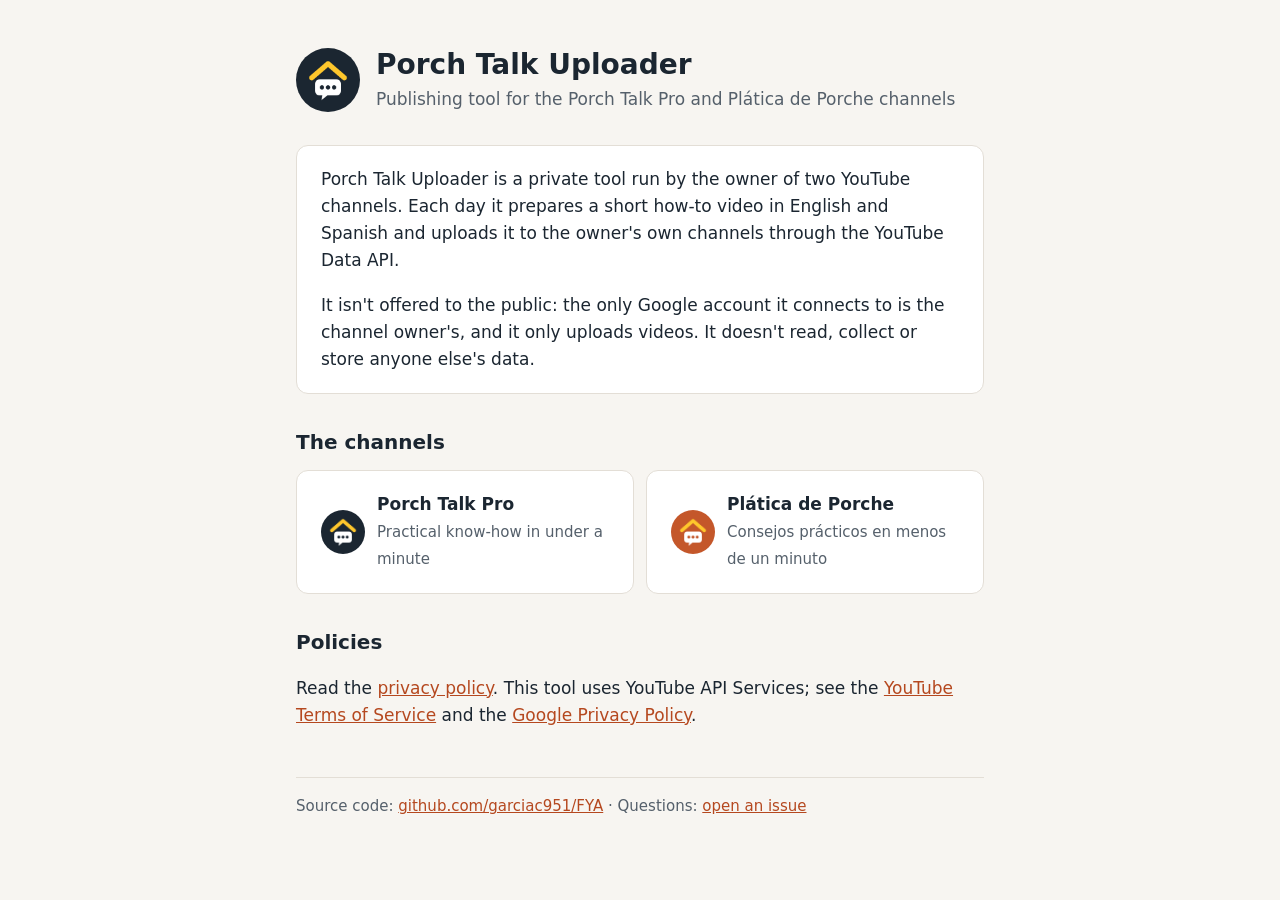
<file: index.html>
<!doctype html>
<html lang="en">
<head>
  <meta charset="utf-8">
  <meta name="viewport" content="width=device-width, initial-scale=1">
  <title>Porch Talk Uploader</title>
  <meta name="description" content="The private tool that publishes Shorts to the Porch Talk Pro and Plática de Porche YouTube channels.">
  <link rel="icon" href="profile-en.png">
  <link rel="stylesheet" href="style.css">
</head>
<body>
<main>
  <header>
    <img src="profile-en.png" alt="Porch Talk Pro logo">
    <div>
      <h1>Porch Talk Uploader</h1>
      <p>Publishing tool for the Porch Talk Pro and Plática de Porche channels</p>
    </div>
  </header>

  <div class="card">
    <p style="margin-top:0">
      Porch Talk Uploader is a private tool run by the owner of two YouTube channels. Each day it
      prepares a short how-to video in English and Spanish and uploads it to the owner's own channels
      through the YouTube Data API.
    </p>
    <p style="margin-bottom:0">
      It isn't offered to the public: the only Google account it connects to is the channel owner's,
      and it only uploads videos. It doesn't read, collect or store anyone else's data.
    </p>
  </div>

  <h2>The channels</h2>
  <div class="channels">
    <a class="channel card" href="https://www.youtube.com/@PorchTalkPro">
      <img src="profile-en.png" alt="">
      <div><strong>Porch Talk Pro</strong><span>Practical know-how in under a minute</span></div>
    </a>
    <a class="channel card" href="https://www.youtube.com/@PlaticaDePorche">
      <img src="profile-es.png" alt="">
      <div><strong>Plática de Porche</strong><span>Consejos prácticos en menos de un minuto</span></div>
    </a>
  </div>

  <h2>Policies</h2>
  <p>
    Read the <a href="privacy.html">privacy policy</a>. This tool uses YouTube API Services; see the
    <a href="https://www.youtube.com/t/terms">YouTube Terms of Service</a> and the
    <a href="https://policies.google.com/privacy">Google Privacy Policy</a>.
  </p>

  <footer>
    Source code: <a href="https://github.com/garciac951/FYA">github.com/garciac951/FYA</a> ·
    Questions: <a href="https://github.com/garciac951/FYA/issues">open an issue</a>
  </footer>
</main>
</body>
</html>
</file>
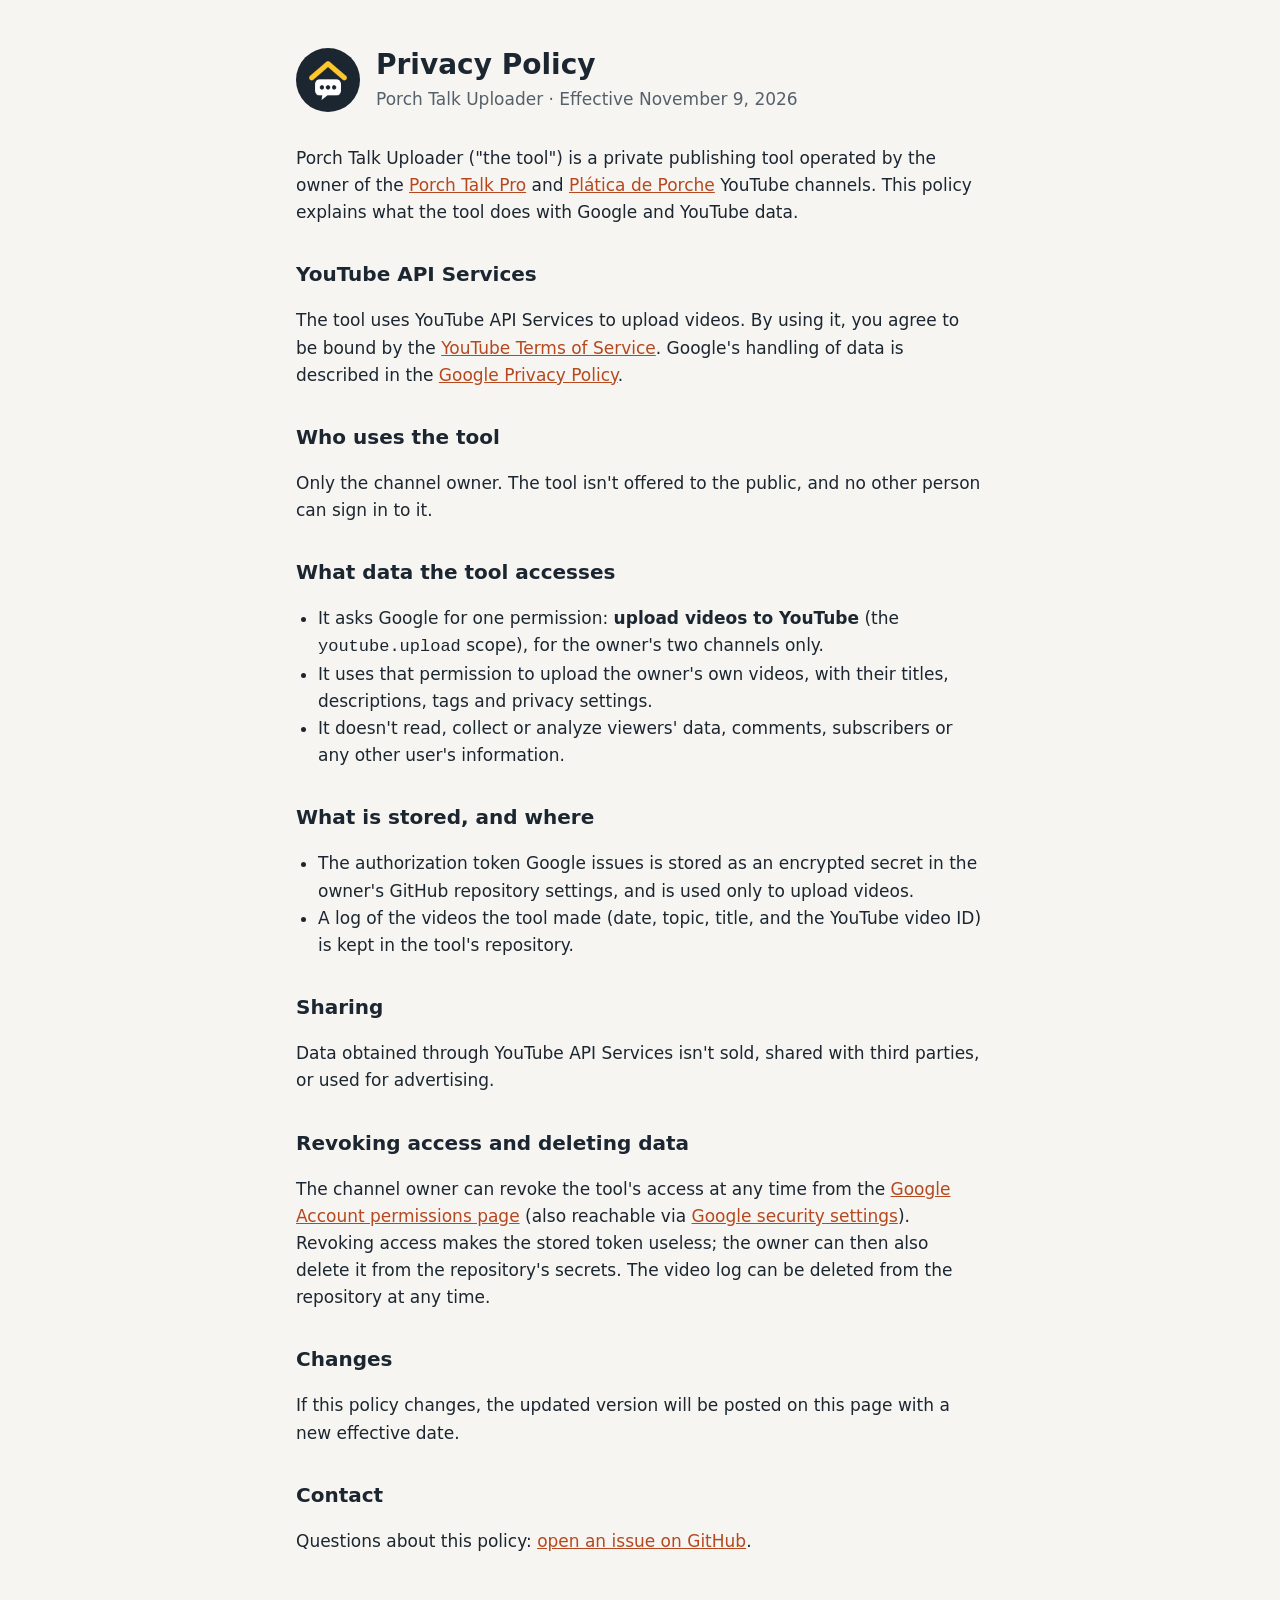
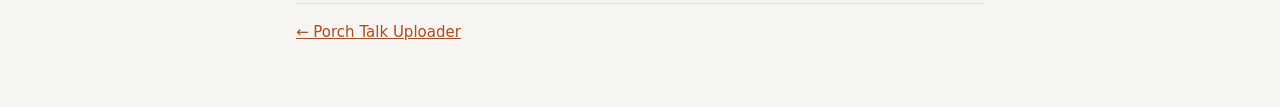
<file: privacy.html>
<!doctype html>
<html lang="en">
<head>
  <meta charset="utf-8">
  <meta name="viewport" content="width=device-width, initial-scale=1">
  <title>Privacy Policy</title>
  <meta name="description" content="Privacy policy for Porch Talk Uploader.">
  <link rel="icon" href="profile-en.png">
  <link rel="stylesheet" href="style.css">
</head>
<body>
<main>
  <header>
    <img src="profile-en.png" alt="Porch Talk Pro logo">
    <div>
      <h1>Privacy Policy</h1>
      <p>Porch Talk Uploader · Effective November 9, 2026</p>
    </div>
  </header>

  <p>
    Porch Talk Uploader ("the tool") is a private publishing tool operated by the owner of the
    <a href="https://www.youtube.com/@PorchTalkPro">Porch Talk Pro</a> and
    <a href="https://www.youtube.com/@PlaticaDePorche">Plática de Porche</a> YouTube channels.
    This policy explains what the tool does with Google and YouTube data.
  </p>

  <h2>YouTube API Services</h2>
  <p>
    The tool uses YouTube API Services to upload videos. By using it, you agree to be bound by the
    <a href="https://www.youtube.com/t/terms">YouTube Terms of Service</a>. Google's handling of data is
    described in the <a href="https://policies.google.com/privacy">Google Privacy Policy</a>.
  </p>

  <h2>Who uses the tool</h2>
  <p>
    Only the channel owner. The tool isn't offered to the public, and no other person can sign in to it.
  </p>

  <h2>What data the tool accesses</h2>
  <ul>
    <li>
      It asks Google for one permission: <strong>upload videos to YouTube</strong>
      (the <code>youtube.upload</code> scope), for the owner's two channels only.
    </li>
    <li>
      It uses that permission to upload the owner's own videos, with their titles, descriptions, tags
      and privacy settings.
    </li>
    <li>
      It doesn't read, collect or analyze viewers' data, comments, subscribers or any other
      user's information.
    </li>
  </ul>

  <h2>What is stored, and where</h2>
  <ul>
    <li>
      The authorization token Google issues is stored as an encrypted secret in the owner's GitHub
      repository settings, and is used only to upload videos.
    </li>
    <li>
      A log of the videos the tool made (date, topic, title, and the YouTube video ID) is kept in the
      tool's repository.
    </li>
  </ul>

  <h2>Sharing</h2>
  <p>
    Data obtained through YouTube API Services isn't sold, shared with third parties, or used for
    advertising.
  </p>

  <h2>Revoking access and deleting data</h2>
  <p>
    The channel owner can revoke the tool's access at any time from the
    <a href="https://myaccount.google.com/permissions">Google Account permissions page</a>
    (also reachable via <a href="https://security.google.com/settings/security/permissions">Google security settings</a>).
    Revoking access makes the stored token useless; the owner can then also delete it from the
    repository's secrets. The video log can be deleted from the repository at any time.
  </p>

  <h2>Changes</h2>
  <p>If this policy changes, the updated version will be posted on this page with a new effective date.</p>

  <h2>Contact</h2>
  <p>
    Questions about this policy: <a href="https://github.com/garciac951/FYA/issues">open an issue on GitHub</a>.
  </p>

  <footer><a href="index.html">← Porch Talk Uploader</a></footer>
</main>
</body>
</html>
</file>
<file: style.css>
:root {
  --bg: #f7f5f1;
  --fg: #1b2631;
  --muted: #55606b;
  --card: #ffffff;
  --line: #e3ded6;
  --accent: #b5481f;
  --gold: #e0a800;
}
@media (prefers-color-scheme: dark) {
  :root:not([data-theme="light"]) {
    --bg: #141c25;
    --fg: #eef1f4;
    --muted: #a9b4bf;
    --card: #1b2631;
    --line: #2a3846;
    --accent: #f08a5d;
    --gold: #ffc72c;
  }
}
:root[data-theme="dark"] {
  --bg: #141c25;
  --fg: #eef1f4;
  --muted: #a9b4bf;
  --card: #1b2631;
  --line: #2a3846;
  --accent: #f08a5d;
  --gold: #ffc72c;
}
* { box-sizing: border-box; }
body {
  margin: 0;
  background: var(--bg);
  color: var(--fg);
  font: 17px/1.6 system-ui, -apple-system, "Segoe UI", Roboto, sans-serif;
}
main { max-width: 720px; margin: 0 auto; padding: 48px 16px 64px; }
header { display: flex; align-items: center; gap: 16px; margin-bottom: 32px; }
header img { width: 64px; height: 64px; border-radius: 50%; flex: none; }
header h1 { margin: 0; font-size: 28px; line-height: 1.2; }
header p { margin: 4px 0 0; color: var(--muted); }
h2 { font-size: 20px; margin: 32px 0 8px; }
a { color: var(--accent); }
.card { background: var(--card); border: 1px solid var(--line); border-radius: 12px; padding: 20px 24px; }
.channels { display: grid; gap: 12px; grid-template-columns: repeat(auto-fit, minmax(240px, 1fr)); margin-top: 12px; }
.channel { display: flex; align-items: center; gap: 12px; text-decoration: none; color: inherit; }
.channel img { width: 44px; height: 44px; border-radius: 50%; }
.channel strong { display: block; }
.channel span { color: var(--muted); font-size: 15px; }
footer { margin-top: 48px; color: var(--muted); font-size: 15px; border-top: 1px solid var(--line); padding-top: 16px; }
ul { padding-left: 22px; }
</file>
